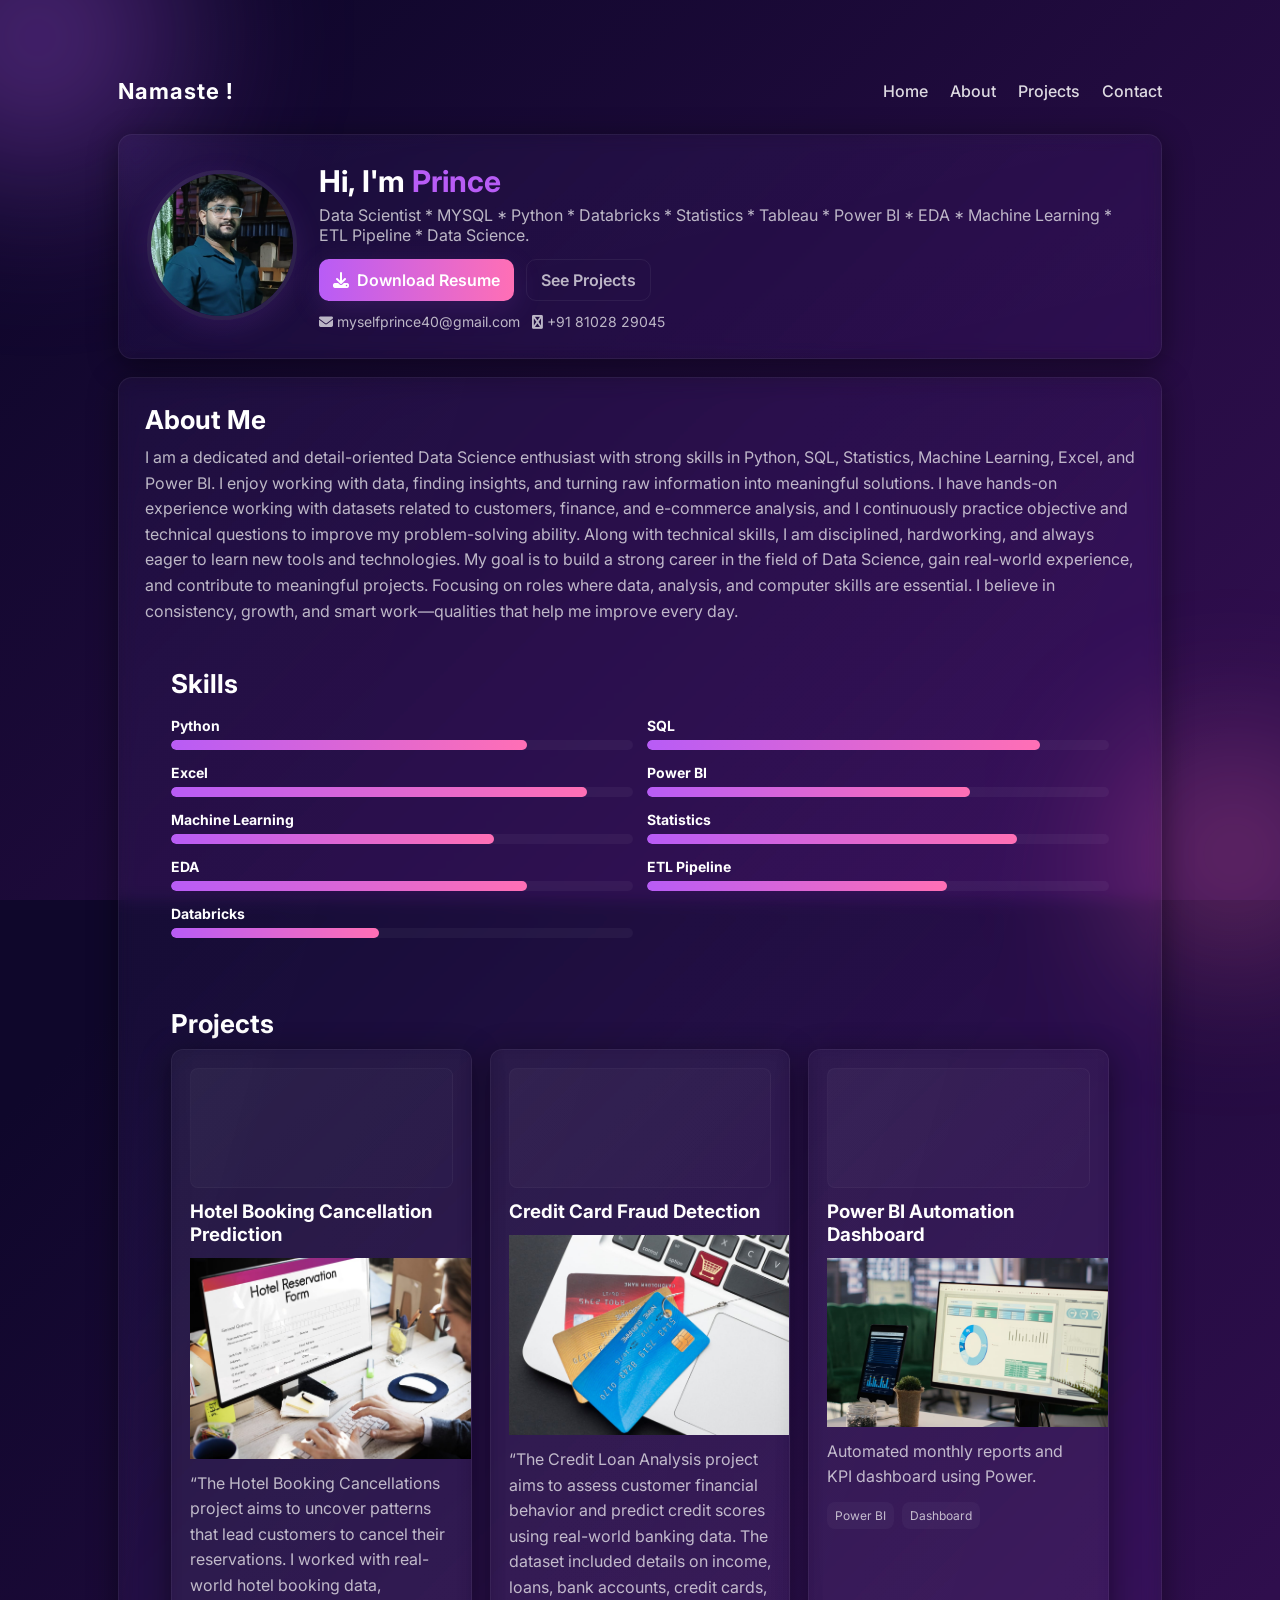
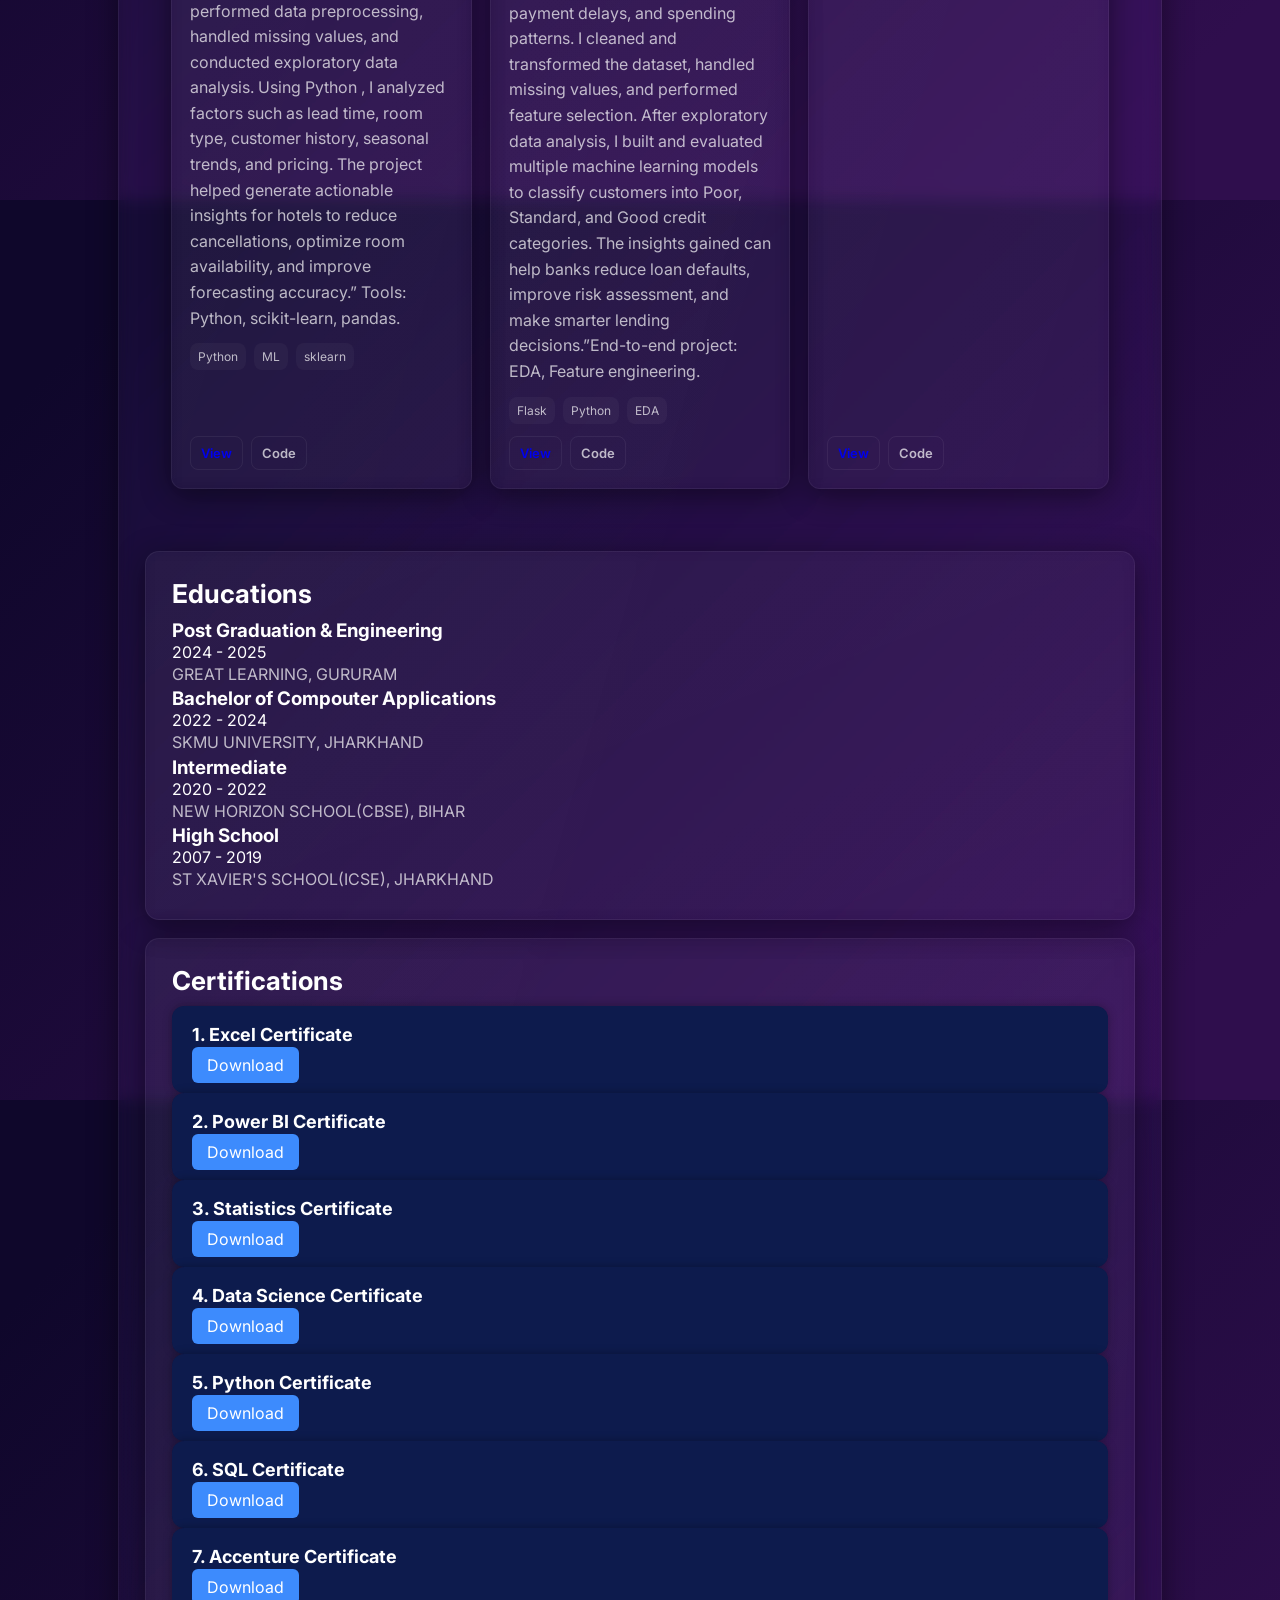
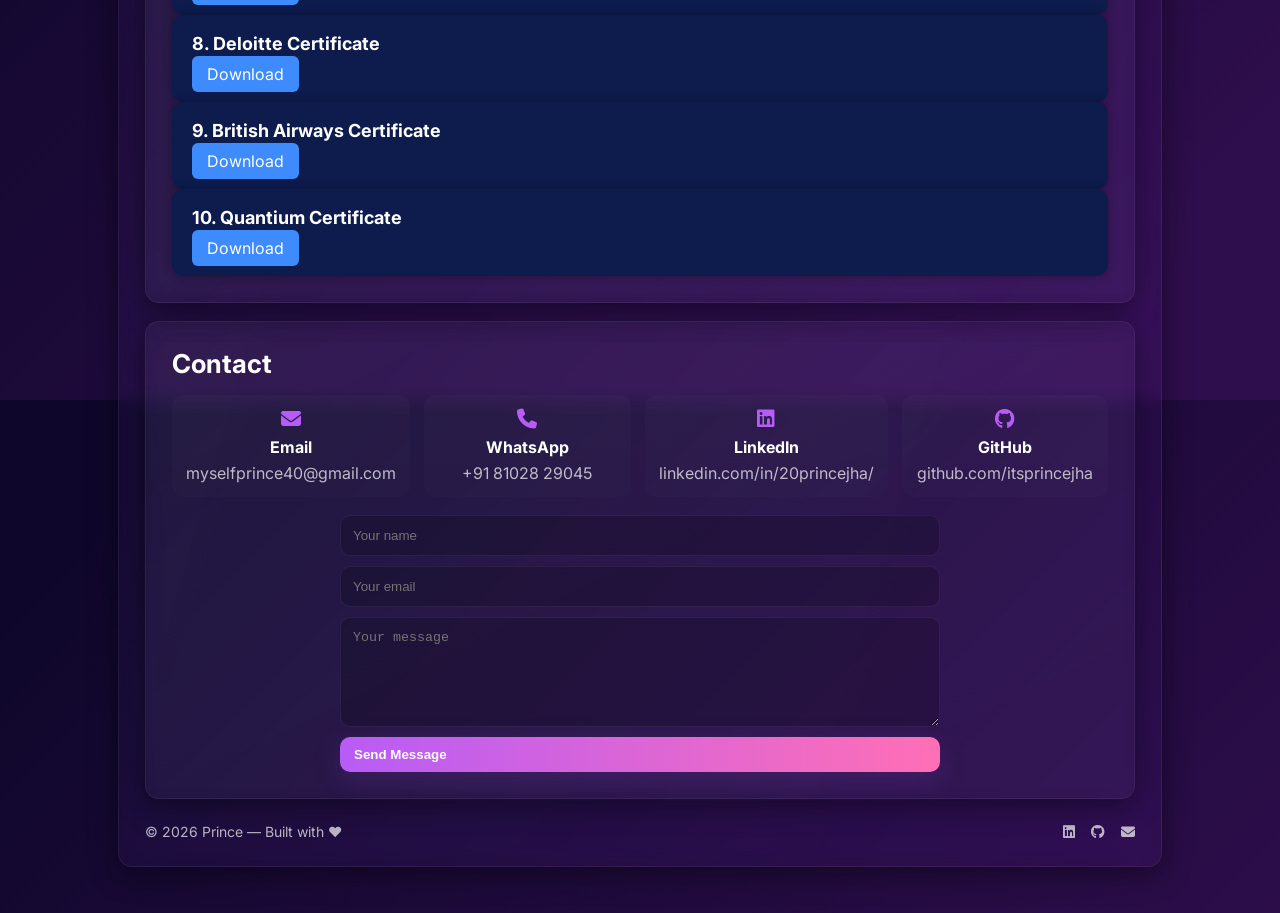
<file: index.html>
<!DOCTYPE html>
<html lang="en">
<head>
  <meta charset="utf-8" />
  <meta name="viewport" content="width=device-width,initial-scale=1" />
  <title>Prince's Analytics Hub</title>

  <!-- Google Font -->
  <link href="https://fonts.googleapis.com/css2?family=Inter:wght@300;400;600;700&display=swap" rel="stylesheet">

  <!-- Icons -->
  <link rel="stylesheet" href="https://cdnjs.cloudflare.com/ajax/libs/font-awesome/6.5.0/css/all.min.css"/>

  <!-- Custom CSS -->
  <link rel="stylesheet" href="style.css" />
</head>
<body>

  <!-- Background blobs -->
  <div class="bg-blob blob-1"></div>
  <div class="bg-blob blob-2"></div>

  <!-- Main container -->
  <div class="container">

    <!-- Header / Nav -->
    <header class="nav">
      <div class="brand">Namaste !</div>
      <nav>
        <a href="#home">Home</a>
        <a href="#about">About</a>
        <a href="#projects">Projects</a>
        <a href="#contact">Contact</a>
      </nav>
    </header>

    <!-- HERO -->
    <section id="home" class="hero glass">
      <div class="hero-left">
        <img src="images/profile.jpg" alt="Prince" class="avatar"/>
      </div>
      <div class="hero-right">
        <h1>Hi, I'm <span>Prince</span></h1>
        <p class="lead">Data Scientist * MYSQL * Python * Databricks * Statistics * Tableau * Power BI * EDA * Machine Learning * ETL Pipeline * Data Science.</p>
        <div class="cta-row">
          <a class="btn primary" href="resume.pdf" download><i class="fa fa-download"></i> Download Resume</a>
          <a class="btn ghost" href="#projects">See Projects</a>
        </div>

        <div class="contact-small">
          <a href="mailto:myselfprince40@gmail.com"><i class="fa fa-envelope"></i> myselfprince40@gmail.com</a>
          <a href="https://wa.me/8102829045" target="_blank"><i class="fa fa-whatsapp"></i> +91 81028 29045</a>
        </div>
      </div>
    </section>

    <!-- About -->
    <section id="about" class="section glass">
      <h2>About Me</h2>
      <p>
        I am a dedicated and detail-oriented Data Science enthusiast with strong skills in Python, SQL, Statistics, Machine Learning, Excel, and Power BI. I enjoy working with data, finding insights, and turning raw information into meaningful solutions. I have hands-on experience working with datasets related to customers, finance, and e-commerce analysis, and I continuously practice objective and technical questions to improve my problem-solving ability.
        Along with technical skills, I am disciplined, hardworking, and always eager to learn new tools and technologies. My goal is to build a strong career in the field of Data Science, gain real-world experience, and contribute to meaningful projects. Focusing on roles where data, analysis, and computer skills are essential.
        I believe in consistency, growth, and smart work—qualities that help me improve every day.
      </p>
      
      <section id="Skills" class="section">
      <h2 class="section-title">Skills</h2>
      <div class="skills">
        <div class="skill">
          <h4>Python</h4>
          <div class="bar"><div style="width:77%"></div></div>
        </div>
        <div class="skill">
          <h4>SQL</h4>
          <div class="bar"><div style="width:85%"></div></div>
        </div>
        <div class="skill">
          <h4>Excel</h4>
          <div class="bar"><div style="width:90%"></div></div>
        </div>
        <div class="skill">
          <h4>Power BI</h4>
          <div class="bar"><div style="width:70%"></div></div>
        </div>
        <div class="skill">
          <h4>Machine Learning</h4>
          <div class="bar"><div style="width:70%"></div></div>
        </div>
        <div class="skill">
          <h4>Statistics</h4>
          <div class="bar"><div style="width:80%"></div></div>
        </div>
        <div class="skill">
          <h4>EDA</h4>
          <div class="bar"><div style="width:77%"></div></div>
        </div>
        <div class="skill">
          <h4>ETL Pipeline</h4>
          <div class="bar"><div style="width:65%"></div></div>
        </div>
        <div class="skill">
          <h4>Databricks</h4>
          <div class="bar"><div style="width:45%"></div></div>
        </div>
      </div>
    </section>

    <!-- Projects -->
    <section id="projects" class="section">
      <h2 class="section-title">Projects</h2>

      <div class="projects-grid">
        <article class="project-card glass">
          <div class="project-media"></div>
          <h3>Hotel Booking Cancellation Prediction</h3>
          <img src="images/Hotel.jpg" alt="Hotel Booking Cancellation Prediction" width="300">
          <p>“The Hotel Booking Cancellations project aims to uncover patterns that lead customers to cancel their reservations. I worked with real-world hotel booking data, performed data preprocessing, handled missing values, and conducted exploratory data analysis. Using Python , I analyzed factors such as lead time, room type, customer history, seasonal trends, and pricing. The project helped generate actionable insights for hotels to reduce cancellations, optimize room availability, and improve forecasting accuracy.” Tools: Python, scikit-learn, pandas.</p>
          <div class="project-tags">
            <span>Python</span><span>ML</span><span>sklearn</span>
          </div>
          <div class="project-actions">
            <a class="btn small" href="#" target="_blank">View</a>
            <a class="btn small ghost" href="#" target="_blank">Code</a>
          </div>
        </article>

        <article class="project-card glass">
          <div class="project-media"></div>
          <h3>Credit Card Fraud Detection</h3>
          <img src="images/credit.jpg" alt="Credit Card Fraud Detection" width="300">
          <p>“The Credit Loan Analysis project aims to assess customer financial behavior and predict credit scores using real-world banking data. The dataset included details on income, loans, bank accounts, credit cards, payment delays, and spending patterns. I cleaned and transformed the dataset, handled missing values, and performed feature selection. After exploratory data analysis, I built and evaluated multiple machine learning models to classify customers into Poor, Standard, and Good credit categories. The insights gained can help banks reduce loan defaults, improve risk assessment, and make smarter lending decisions.”End-to-end project: EDA, Feature engineering.</p>
          <div class="project-tags">
            <span>Flask</span><span>Python</span><span>EDA</span>
          </div>
          <div class="project-actions">
            <a class="btn small" href="#" target="_blank">View</a>
            <a class="btn small ghost" href="#" target="_blank">Code</a>
          </div>
        </article>

        <article class="project-card glass">
          <div class="project-media"></div>
          <h3>Power BI Automation Dashboard</h3>
          <img src="images/Dash.jpg" alt="Power BI Automation Dashboard" width="300">
          <p>Automated monthly reports and KPI dashboard using Power.</p>
          <div class="project-tags">
            <span>Power BI</span><span>Dashboard</span>
          </div>
          <div class="project-actions">
            <a class="btn small" href="#" target="_blank">View</a>
            <a class="btn small ghost" href="#" target="_blank">Code</a>
          </div>
        </article>
      </div>
    </section>

    <!---EDUCATIONS-->
    <section id="education" class="section glass">
      <h2>Educations</h2>
      <div class="edu-card">
          <h3>Post Graduation & Engineering</h3>
          <span class="edu-duration">2024 - 2025</span>
          <p>GREAT LEARNING, GURURAM</p>
      </div>
      <div class="edu-card">
          <h3>Bachelor of Compouter Applications</h3>
          <span class="edu-duration">2022 - 2024</span>
          <p>SKMU UNIVERSITY, JHARKHAND</p>
      </div>
      <div class="edu-card">
          <h3>Intermediate </h3>
          <span class="edu-duration">2020 - 2022</span>
          <p>NEW HORIZON SCHOOL(CBSE), BIHAR</p>
      </div>
      <div class="edu-card">
          <h3>High School</h3>
          <span class="edu-duration">2007 - 2019</span>
          <p>ST XAVIER'S SCHOOL(ICSE), JHARKHAND</p>
      </div>
    </section>

    <!--Certifications  -->
   <section id="certifications" class="section glass">
    <h2>Certifications</h2>
    <div class="certificates-container">
                <div class="certificate-item">
            <h3>1. Excel Certificate</h3>
            <a href="certificates/Excel.pdf" download class="download-btn">Download</a>
        </div>

        <div class="certificate-item">
            <h3>2. Power BI Certificate</h3>
            <a href="certificates/PowerBi.pdf" download class="download-btn">Download</a>
        </div>

        <div class="certificate-item">
            <h3>3. Statistics Certificate</h3>
            <a href="certificates/Statistics.pdf" download class="download-btn">Download</a>
        </div>

        <div class="certificate-item">
            <h3>4. Data Science Certificate</h3>
            <a href="certificates/Datascience.pdf" download class="download-btn">Download</a>
        </div>

        <div class="certificate-item">
            <h3>5. Python Certificate</h3>
            <a href="certificates/python.pdf" download class="download-btn">Download</a>
        </div>

        <div class="certificate-item">
            <h3>6. SQL Certificate</h3>
            <a href="certificates/sql_basic certificate.pdf" download class="download-btn">Download</a>
        </div>

        <div class="certificate-item">
            <h3>7. Accenture Certificate</h3>
            <a href="certificates/Accenture.pdf" download class="download-btn">Download</a>
        </div>

        <div class="certificate-item">
            <h3>8. Deloitte Certificate</h3>
            <a href="certificates/Deloitte_completion_certificate.pdf" download class="download-btn">Download</a>
        </div>

        <div class="certificate-item">
            <h3>9. British Airways Certificate</h3>
            <a href="certificates/British_completion_certificate.pdf" download class="download-btn">Download</a>
        </div>

        <div class="certificate-item">
            <h3>10. Quantium Certificate</h3>
            <a href="certificates/Quantium_completion_certificate.pdf" download class="download-btn">Download</a>
        </div>


    </div>
</section>
      
    

    <!-- Contact -->
    <section id="contact" class="section glass">
      <h2>Contact</h2>

      <div class="contact-grid">
        <div class="contact-card">
          <i class="fa fa-envelope"></i>
          <h4>Email</h4>
          <a href="mailto:myselfprince40@gmail.com">myselfprince40@gmail.com</a>
        </div>

        <div class="contact-card">
          <i class="fa fa-phone"></i>
          <h4>WhatsApp</h4>
          <a href="https://wa.me/8102829045" target="_blank">+91 81028 29045</a>
        </div>

        <div class="contact-card">
          <i class="fa-brands fa-linkedin"></i>
          <h4>LinkedIn</h4>
          <a href="https://www.linkedin.com/in/20princejha/" target="_blank">linkedin.com/in/20princejha/</a>
        </div>

        <div class="contact-card">
          <i class="fa-brands fa-github"></i>
          <h4>GitHub</h4>
          <a href="https://github.com/itsprincejha" target="_blank">github.com/itsprincejha</a>
        </div>
      </div>

      <form class="contact-form" onsubmit="event.preventDefault(); alert('Message sent — replace this with real email handling');">
        <input required placeholder="Your name" />
        <input required type="email" placeholder="Your email" />
        <textarea required placeholder="Your message"></textarea>
        <button class="btn primary" type="submit">Send Message</button>
      </form>

    </section>

    <!-- Footer -->
    <footer class="footer">
      <div>© <span id="year"></span> Prince — Built with ❤</div>
      <div class="social">
        <a href="https://www.linkedin.com/in/20princejha/" target="_blank"><i class="fa-brands fa-linkedin"></i></a>
        <a href="https://github.com/itsprincejha" target="_blank"><i class="fa-brands fa-github"></i></a>
        <a href="mailto:myselfprince40@gmail.com"><i class="fa fa-envelope"></i></a>
      </div>
    </footer>
  </div>

  <script>
    // Insert current year
    document.getElementById('year').innerText = new Date().getFullYear();
  </script>
</body>
</html>
</file>
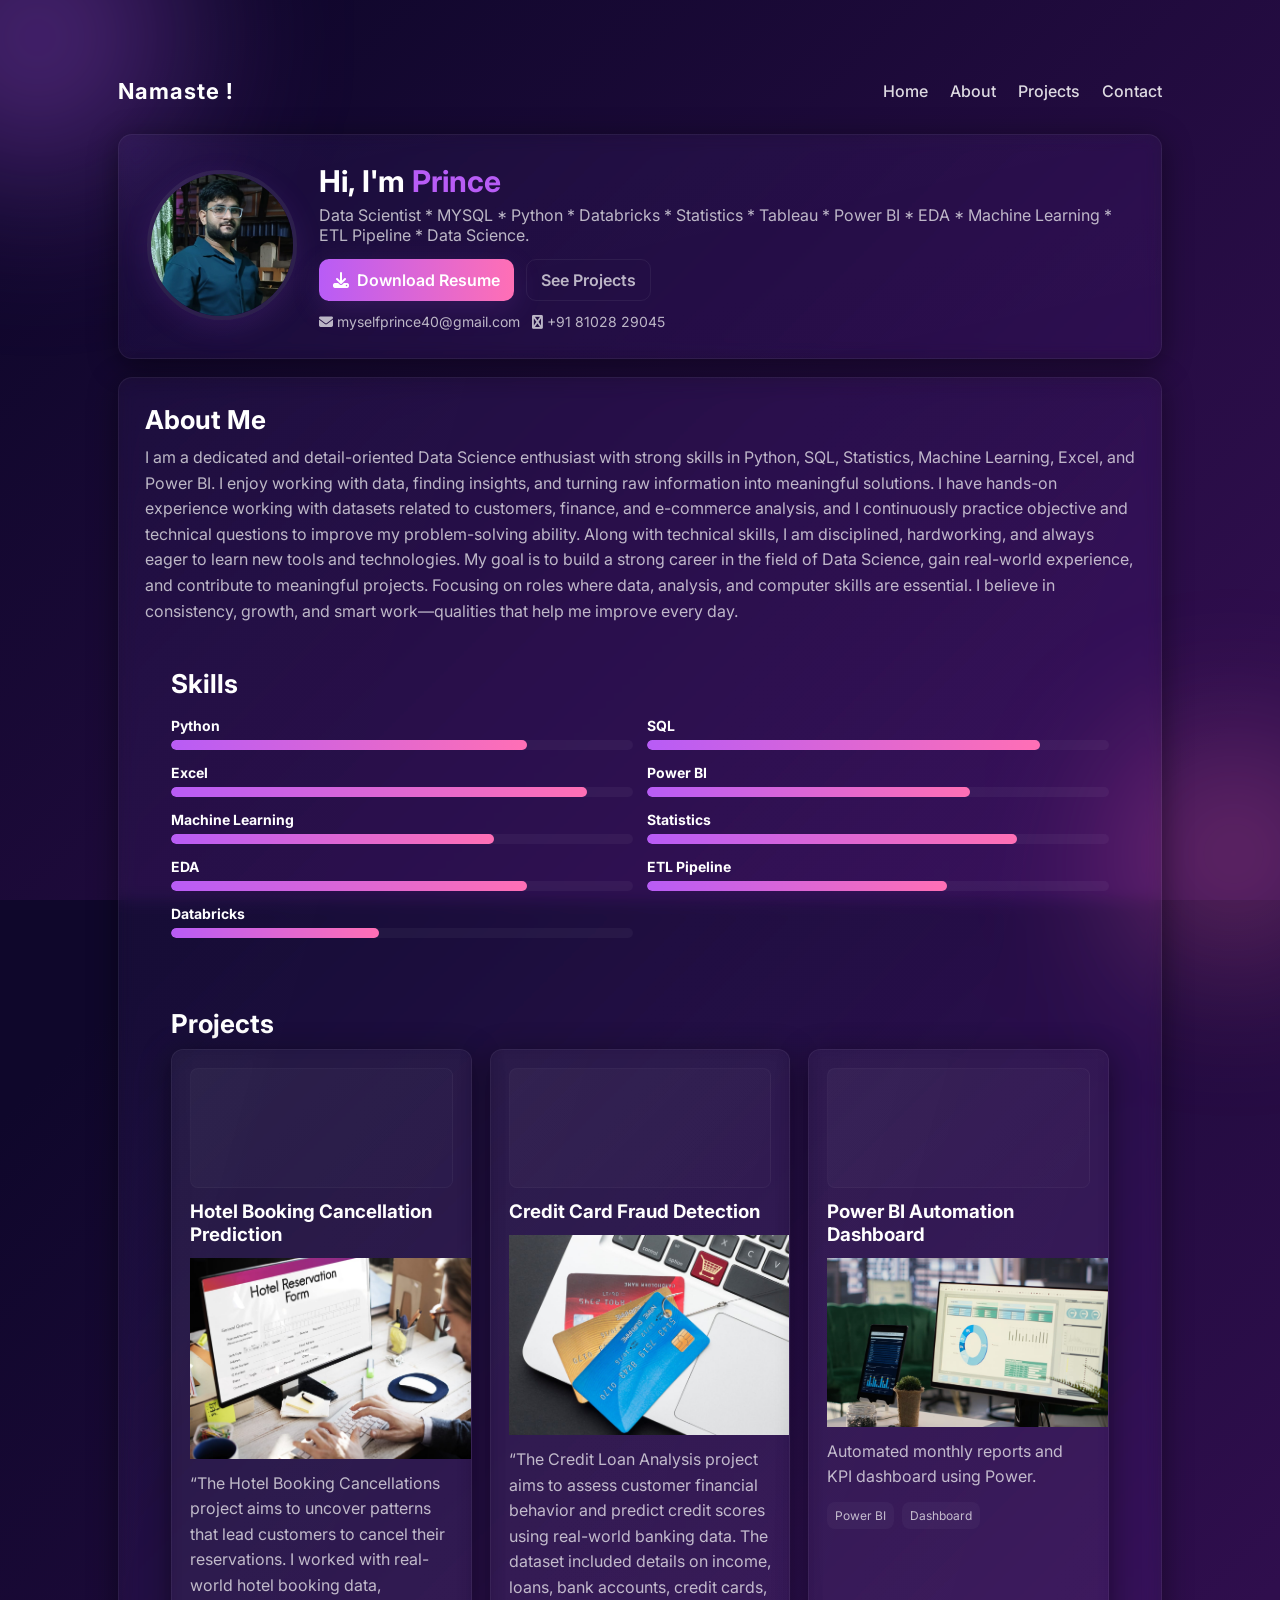
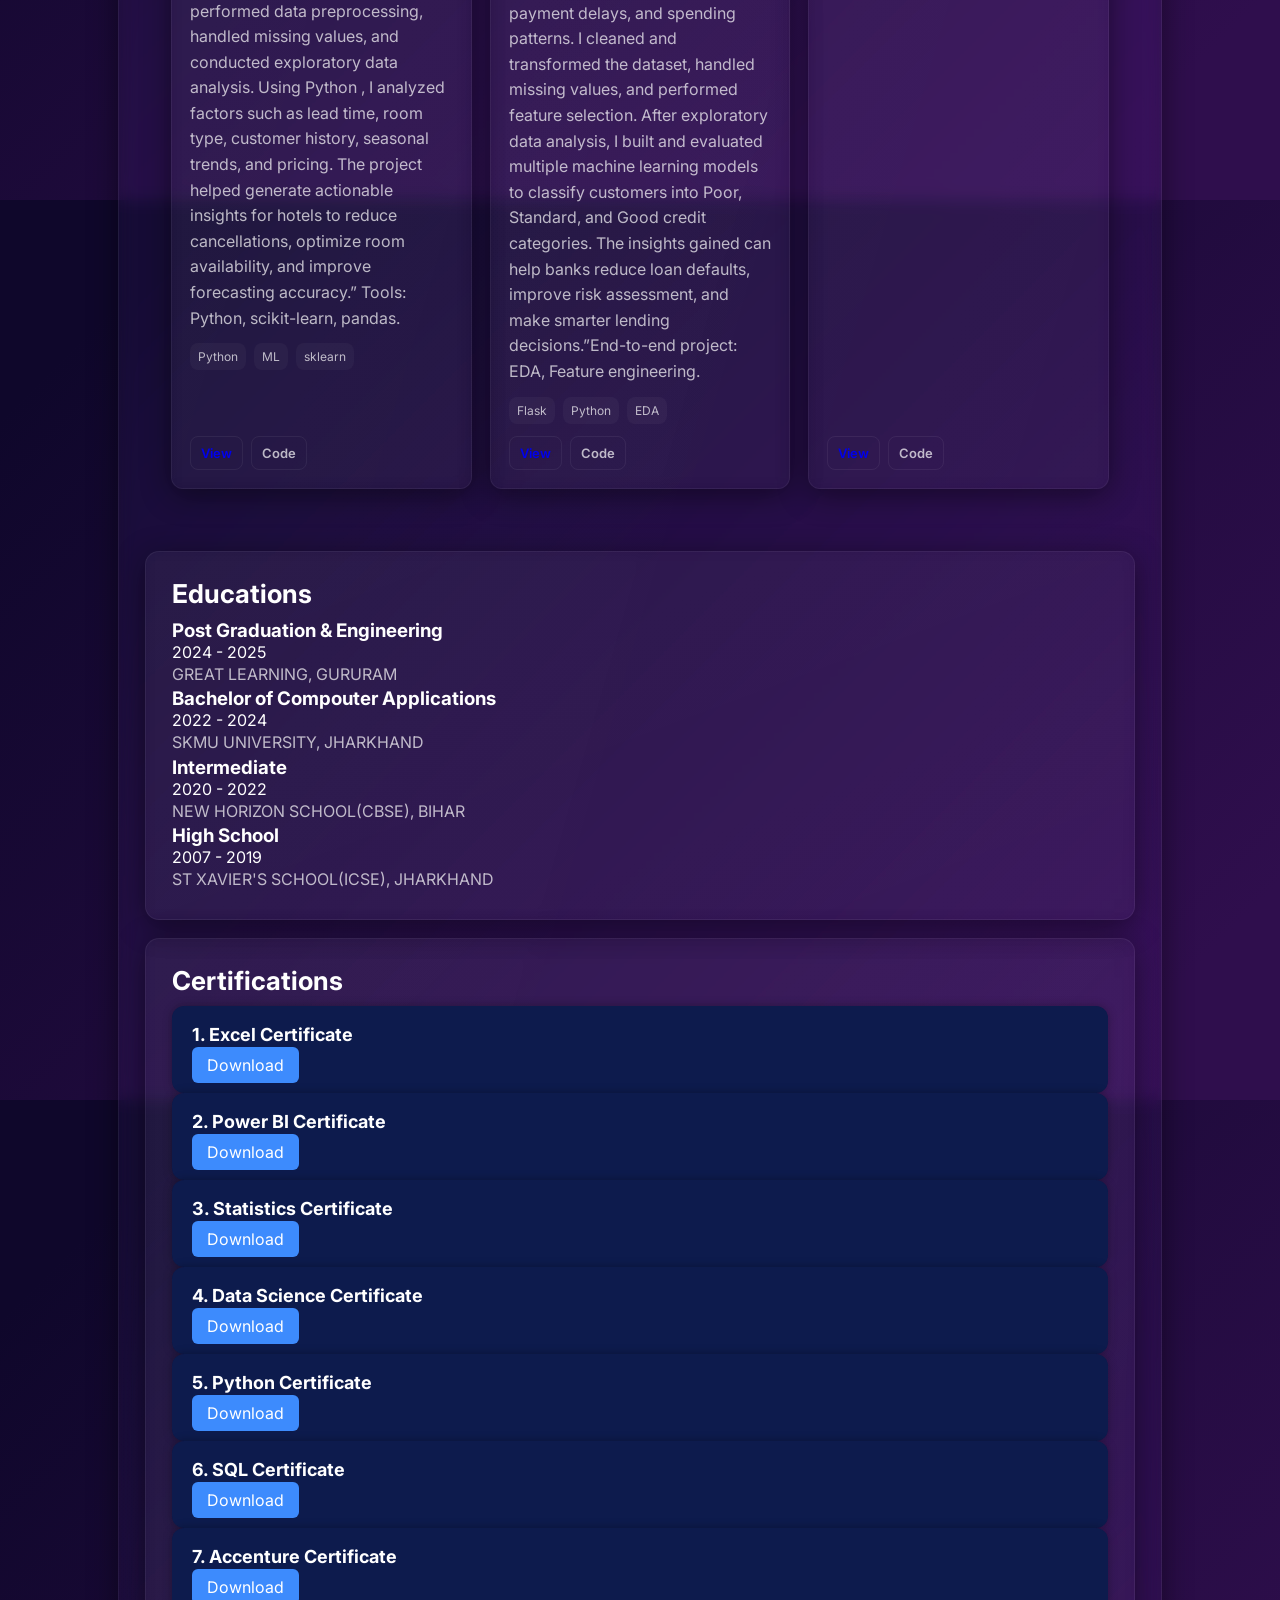
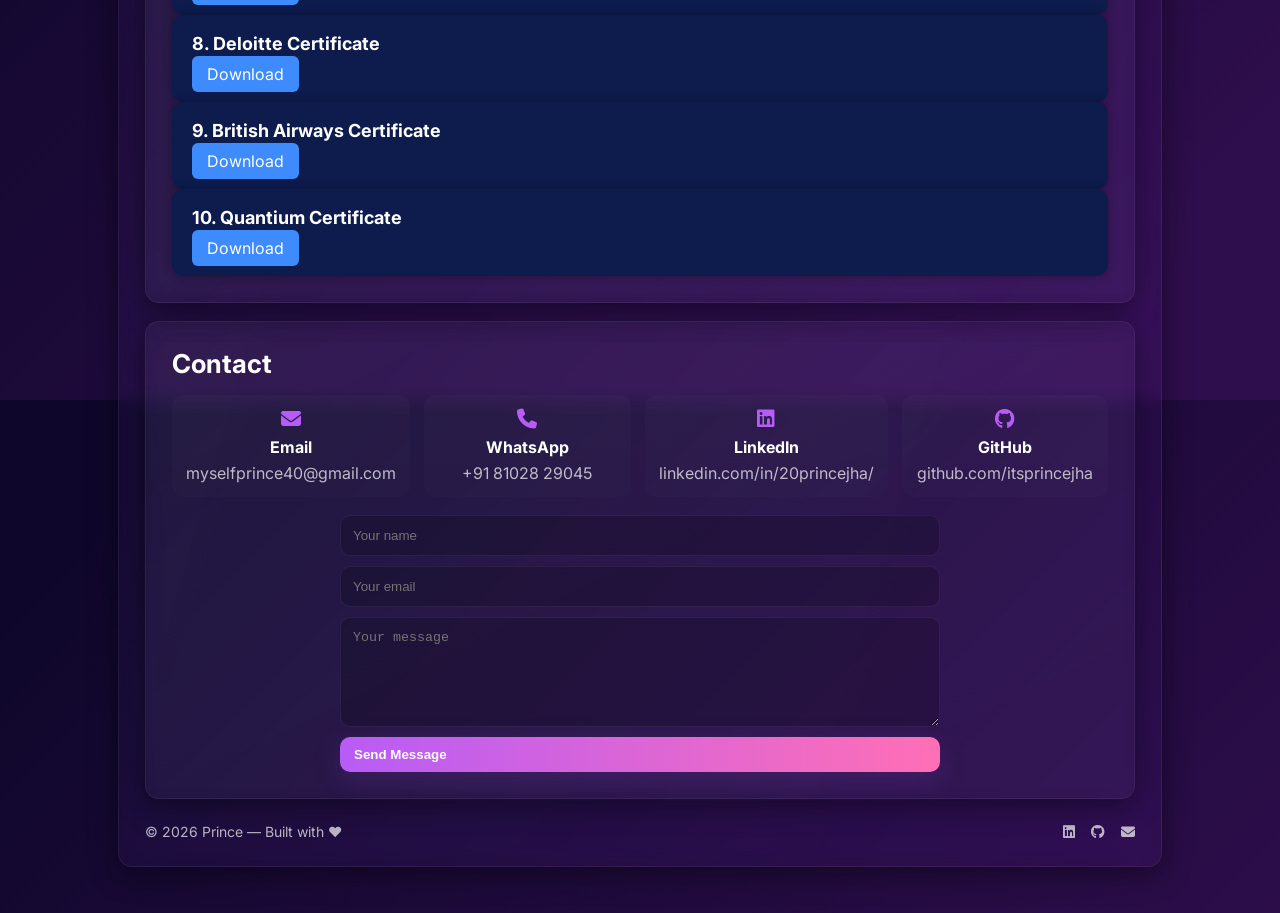
<file: index..html>
<!DOCTYPE html>
<html lang="en">
<head>
  <meta charset="utf-8" />
  <meta name="viewport" content="width=device-width,initial-scale=1" />
  <title>Namaste ! — Portfolio</title>

  <!-- Google Font -->
  <link href="https://fonts.googleapis.com/css2?family=Inter:wght@300;400;600;700&display=swap" rel="stylesheet">

  <!-- Icons -->
  <link rel="stylesheet" href="https://cdnjs.cloudflare.com/ajax/libs/font-awesome/6.5.0/css/all.min.css"/>

  <!-- Custom CSS -->
  <link rel="stylesheet" href="style.css" />
</head>
<body>

  <!-- Background blobs -->
  <div class="bg-blob blob-1"></div>
  <div class="bg-blob blob-2"></div>

  <!-- Main container -->
  <div class="container">

    <!-- Header / Nav -->
    <header class="nav">
      <div class="brand">Namaste !</div>
      <nav>
        <a href="#home">Home</a>
        <a href="#about">About</a>
        <a href="#projects">Projects</a>
        <a href="#contact">Contact</a>
      </nav>
    </header>

    <!-- HERO -->
    <section id="home" class="hero glass">
      <div class="hero-left">
        <img src="images/profile.jpg" alt="Prince" class="avatar"/>
      </div>
      <div class="hero-right">
        <h1>Hi, I'm <span>Prince</span></h1>
        <p class="lead">Data Scientist * MYSQL * Python * Databricks * Statistics * Tableau * Power BI * EDA * Machine Learning * ETL Pipeline * Data Science.</p>
        <div class="cta-row">
          <a class="btn primary" href="resume.pdf" download><i class="fa fa-download"></i> Download Resume</a>
          <a class="btn ghost" href="#projects">See Projects</a>
        </div>

        <div class="contact-small">
          <a href="mailto:myselfprince40@gmail.com"><i class="fa fa-envelope"></i> myselfprince40@gmail.com</a>
          <a href="https://wa.me/8102829045" target="_blank"><i class="fa fa-whatsapp"></i> +91 81028 29045</a>
        </div>
      </div>
    </section>

    <!-- About -->
    <section id="about" class="section glass">
      <h2>About Me</h2>
      <p>
        I am a dedicated and detail-oriented Data Science enthusiast with strong skills in Python, SQL, Statistics, Machine Learning, Excel, and Power BI. I enjoy working with data, finding insights, and turning raw information into meaningful solutions. I have hands-on experience working with datasets related to customers, finance, and e-commerce analysis, and I continuously practice objective and technical questions to improve my problem-solving ability.
        Along with technical skills, I am disciplined, hardworking, and always eager to learn new tools and technologies. My goal is to build a strong career in the field of Data Science, gain real-world experience, and contribute to meaningful projects. Focusing on roles where data, analysis, and computer skills are essential.
        I believe in consistency, growth, and smart work—qualities that help me improve every day.
      </p>
      
      <section id="Skills" class="section">
      <h2 class="section-title">Skills</h2>
      <div class="skills">
        <div class="skill">
          <h4>Python</h4>
          <div class="bar"><div style="width:77%"></div></div>
        </div>
        <div class="skill">
          <h4>SQL</h4>
          <div class="bar"><div style="width:85%"></div></div>
        </div>
        <div class="skill">
          <h4>Excel</h4>
          <div class="bar"><div style="width:90%"></div></div>
        </div>
        <div class="skill">
          <h4>Power BI</h4>
          <div class="bar"><div style="width:70%"></div></div>
        </div>
        <div class="skill">
          <h4>Machine Learning</h4>
          <div class="bar"><div style="width:70%"></div></div>
        </div>
        <div class="skill">
          <h4>Statistics</h4>
          <div class="bar"><div style="width:80%"></div></div>
        </div>
        <div class="skill">
          <h4>EDA</h4>
          <div class="bar"><div style="width:77%"></div></div>
        </div>
        <div class="skill">
          <h4>ETL Pipeline</h4>
          <div class="bar"><div style="width:65%"></div></div>
        </div>
        <div class="skill">
          <h4>Databricks</h4>
          <div class="bar"><div style="width:45%"></div></div>
        </div>
      </div>
    </section>

    <!-- Projects -->
    <section id="projects" class="section">
      <h2 class="section-title">Projects</h2>

      <div class="projects-grid">
        <article class="project-card glass">
          <div class="project-media"></div>
          <h3>Hotel Booking Cancellation Prediction</h3>
          <img src="images/Hotel.jpg" alt="Hotel Booking Cancellation Prediction" width="300">
          <p>“The Hotel Booking Cancellations project aims to uncover patterns that lead customers to cancel their reservations. I worked with real-world hotel booking data, performed data preprocessing, handled missing values, and conducted exploratory data analysis. Using Python , I analyzed factors such as lead time, room type, customer history, seasonal trends, and pricing. The project helped generate actionable insights for hotels to reduce cancellations, optimize room availability, and improve forecasting accuracy.” Tools: Python, scikit-learn, pandas.</p>
          <div class="project-tags">
            <span>Python</span><span>ML</span><span>sklearn</span>
          </div>
          <div class="project-actions">
            <a class="btn small" href="#" target="_blank">View</a>
            <a class="btn small ghost" href="#" target="_blank">Code</a>
          </div>
        </article>

        <article class="project-card glass">
          <div class="project-media"></div>
          <h3>Credit Card Fraud Detection</h3>
          <img src="images/credit.jpg" alt="Credit Card Fraud Detection" width="300">
          <p>“The Credit Loan Analysis project aims to assess customer financial behavior and predict credit scores using real-world banking data. The dataset included details on income, loans, bank accounts, credit cards, payment delays, and spending patterns. I cleaned and transformed the dataset, handled missing values, and performed feature selection. After exploratory data analysis, I built and evaluated multiple machine learning models to classify customers into Poor, Standard, and Good credit categories. The insights gained can help banks reduce loan defaults, improve risk assessment, and make smarter lending decisions.”End-to-end project: EDA, Feature engineering.</p>
          <div class="project-tags">
            <span>Flask</span><span>Python</span><span>EDA</span>
          </div>
          <div class="project-actions">
            <a class="btn small" href="#" target="_blank">View</a>
            <a class="btn small ghost" href="#" target="_blank">Code</a>
          </div>
        </article>

        <article class="project-card glass">
          <div class="project-media"></div>
          <h3>Power BI Automation Dashboard</h3>
          <img src="images/Dash.jpg" alt="Power BI Automation Dashboard" width="300">
          <p>Automated monthly reports and KPI dashboard using Power.</p>
          <div class="project-tags">
            <span>Power BI</span><span>Dashboard</span>
          </div>
          <div class="project-actions">
            <a class="btn small" href="#" target="_blank">View</a>
            <a class="btn small ghost" href="#" target="_blank">Code</a>
          </div>
        </article>
      </div>
    </section>

    <!---EDUCATIONS-->
    <section id="education" class="section glass">
      <h2>Educations</h2>
      <div class="edu-card">
          <h3>Post Graduation & Engineering</h3>
          <span class="edu-duration">2024 - 2025</span>
          <p>GREAT LEARNING, GURURAM</p>
      </div>
      <div class="edu-card">
          <h3>Bachelor of Compouter Applications</h3>
          <span class="edu-duration">2022 - 2024</span>
          <p>SKMU UNIVERSITY, JHARKHAND</p>
      </div>
      <div class="edu-card">
          <h3>Intermediate </h3>
          <span class="edu-duration">2020 - 2022</span>
          <p>NEW HORIZON SCHOOL(CBSE), BIHAR</p>
      </div>
      <div class="edu-card">
          <h3>High School</h3>
          <span class="edu-duration">2007 - 2019</span>
          <p>ST XAVIER'S SCHOOL(ICSE), JHARKHAND</p>
      </div>
    </section>

    <!--Certifications  -->
   <section id="certifications" class="section glass">
    <h2>Certifications</h2>
    <div class="certificates-container">
                <div class="certificate-item">
            <h3>1. Excel Certificate</h3>
            <a href="certificates/Excel.pdf" download class="download-btn">Download</a>
        </div>

        <div class="certificate-item">
            <h3>2. Power BI Certificate</h3>
            <a href="certificates/PowerBi.pdf" download class="download-btn">Download</a>
        </div>

        <div class="certificate-item">
            <h3>3. Statistics Certificate</h3>
            <a href="certificates/Statistics.pdf" download class="download-btn">Download</a>
        </div>

        <div class="certificate-item">
            <h3>4. Data Science Certificate</h3>
            <a href="certificates/Datascience.pdf" download class="download-btn">Download</a>
        </div>

        <div class="certificate-item">
            <h3>5. Python Certificate</h3>
            <a href="certificates/python.pdf" download class="download-btn">Download</a>
        </div>

        <div class="certificate-item">
            <h3>6. SQL Certificate</h3>
            <a href="certificates/sql_basic certificate.pdf" download class="download-btn">Download</a>
        </div>

        <div class="certificate-item">
            <h3>7. Accenture Certificate</h3>
            <a href="certificates/Accenture.pdf" download class="download-btn">Download</a>
        </div>

        <div class="certificate-item">
            <h3>8. Deloitte Certificate</h3>
            <a href="certificates/Deloitte_completion_certificate.pdf" download class="download-btn">Download</a>
        </div>

        <div class="certificate-item">
            <h3>9. British Airways Certificate</h3>
            <a href="certificates/British_completion_certificate.pdf" download class="download-btn">Download</a>
        </div>

        <div class="certificate-item">
            <h3>10. Quantium Certificate</h3>
            <a href="certificates/Quantium_completion_certificate.pdf" download class="download-btn">Download</a>
        </div>


    </div>
</section>
      
    

    <!-- Contact -->
    <section id="contact" class="section glass">
      <h2>Contact</h2>

      <div class="contact-grid">
        <div class="contact-card">
          <i class="fa fa-envelope"></i>
          <h4>Email</h4>
          <a href="mailto:myselfprince40@gmail.com">myselfprince40@gmail.com</a>
        </div>

        <div class="contact-card">
          <i class="fa fa-phone"></i>
          <h4>WhatsApp</h4>
          <a href="https://wa.me/8102829045" target="_blank">+91 81028 29045</a>
        </div>

        <div class="contact-card">
          <i class="fa-brands fa-linkedin"></i>
          <h4>LinkedIn</h4>
          <a href="https://www.linkedin.com/in/20princejha/" target="_blank">linkedin.com/in/20princejha/</a>
        </div>

        <div class="contact-card">
          <i class="fa-brands fa-github"></i>
          <h4>GitHub</h4>
          <a href="https://github.com/itsprincejha" target="_blank">github.com/itsprincejha</a>
        </div>
      </div>

      <form class="contact-form" onsubmit="event.preventDefault(); alert('Message sent — replace this with real email handling');">
        <input required placeholder="Your name" />
        <input required type="email" placeholder="Your email" />
        <textarea required placeholder="Your message"></textarea>
        <button class="btn primary" type="submit">Send Message</button>
      </form>

    </section>

    <!-- Footer -->
    <footer class="footer">
      <div>© <span id="year"></span> Prince — Built with ❤</div>
      <div class="social">
        <a href="https://www.linkedin.com/in/20princejha/" target="_blank"><i class="fa-brands fa-linkedin"></i></a>
        <a href="https://github.com/itsprincejha" target="_blank"><i class="fa-brands fa-github"></i></a>
        <a href="mailto:myselfprince40@gmail.com"><i class="fa fa-envelope"></i></a>
      </div>
    </footer>
  </div>

  <script>
    // Insert current year
    document.getElementById('year').innerText = new Date().getFullYear();
  </script>
</body>
</html>
</file>
<file: style.css>
/* ====== Glassmorphism Purple/Pink Theme ====== */
/* Replace fonts or tweak colors as needed */

:root{
  --bg1: #0f072b;
  --bg2: #2f0e4d;
  --glass: rgba(255,255,255,0.06);
  --glass-strong: rgba(255,255,255,0.08);
  --accent1: #b85cf6;
  --accent2: #ff6fb5;
  --muted: rgba(255,255,255,0.7);
  --card-radius: 14px;
}

*{box-sizing:border-box;margin:0;padding:0}
html,body{height:100%}
body{
  font-family: 'Inter', system-ui, -apple-system, 'Segoe UI', Roboto, 'Helvetica Neue', Arial;
  background: linear-gradient(135deg,var(--bg1) 10%, var(--bg2) 90%);
  color: white;
  -webkit-font-smoothing:antialiased;
  -moz-osx-font-smoothing:grayscale;
  overflow-y:auto;
  padding-bottom:40px;
}

/* background blobs */
.bg-blob{
  position:fixed;
  filter: blur(80px);
  opacity:0.55;
  z-index:0;
}
.blob-1{
  width:520px;height:520px;
  background: radial-gradient(circle at 30% 30%, var(--accent1), transparent 40%);
  top:-120px;left:-120px;
}
.blob-2{
  width:420px;height:420px;
  background: radial-gradient(circle at 70% 70%, var(--accent2), transparent 35%);
  bottom:-80px;right:-80px;
}

/* main container */
.container{
  position:relative;
  max-width:1100px;
  margin:40px auto;
  padding:28px;
  z-index:1;
}

/* NAV */
.nav{
  display:flex;
  justify-content:space-between;
  align-items:center;
  gap:20px;
  padding:10px 0 30px 0;
}
.brand{
  font-weight:700;
  letter-spacing:1px;
  font-size:22px;
  color: white;
}
.nav nav a{
  color: rgba(255,255,255,0.85);
  text-decoration:none;
  margin-left:18px;
  transition: all .2s ease;
  font-weight:500;
}
.nav nav a:hover{transform:translateY(-3px); color: #fff}

/* GLASS card base */
.glass{
  background: linear-gradient( to right bottom, rgba(255,255,255,0.03), rgba(255,255,255,0.02) );
  border: 1px solid rgba(255,255,255,0.06);
  backdrop-filter: blur(8px) saturate(120%);
  border-radius: var(--card-radius);
  padding:22px;
  box-shadow: 0 6px 30px rgba(0,0,0,0.45);
  margin-bottom:18px;
}

/* HERO */
.hero{
  display:flex;
  gap:22px;
  align-items:center;
  padding:28px;
  overflow:hidden;
}
.avatar{
  width:150px;height:150px;border-radius:50%;object-fit:cover;
  border:4px solid rgba(255,255,255,0.08);
  box-shadow: 0 8px 30px rgba(184,92,246,0.12), inset 0 -6px 18px rgba(0,0,0,0.25);
}
.hero-right h1{font-size:30px;margin-bottom:6px}
.hero-right h1 span{color:linear-gradient(90deg,var(--accent1),var(--accent2)); color:var(--accent1)}
.lead{color:var(--muted); margin-bottom:14px}

/* Buttons */
.btn{
  display:inline-flex;
  align-items:center;
  gap:8px;
  padding:10px 14px;
  border-radius:10px;
  text-decoration:none;
  font-weight:600;
  border:1px solid rgba(255,255,255,0.06);
  cursor:pointer;
}
.btn.primary{
  background: linear-gradient(90deg,var(--accent1),var(--accent2));
  color:#fff;
  box-shadow: 0 8px 30px rgba(184,92,246,0.14);
  border:none;
}
.btn.ghost{
  background: transparent;
  color:var(--muted);
  border:1px solid rgba(255,255,255,0.06);
}

/* CTA & small contact */
.cta-row{display:flex;gap:12px;margin-top:12px}
.contact-small{margin-top:12px;display:flex;gap:12px;flex-wrap:wrap}
.contact-small a{color:var(--muted);font-size:14px;text-decoration:none}

/* Section */
.section{margin-top:18px;padding:26px}
.section h2{font-size:26px;margin-bottom:10px}
.section p{color:var(--muted);line-height:1.6}

/* Skills */
.skills{display:grid;grid-template-columns:repeat(2,1fr);gap:14px;margin-top:18px}
.skill h4{font-size:14px;margin-bottom:6px}
.bar{background:rgba(255,255,255,0.04);height:10px;border-radius:8px;overflow:hidden}
.bar > div{height:100%;background:linear-gradient(90deg,var(--accent1),var(--accent2));border-radius:8px}

/* Projects grid */



.section-title{font-size:28px;margin-bottom:16px}
.projects-grid{display:grid;grid-template-columns:repeat(3,1fr);gap:18px}
.project-card{
  padding:18px;border-radius:12px;display:flex;flex-direction:column;gap:12px;
  transition:transform .25s ease, box-shadow .25s ease;
  position:relative; overflow:hidden;
}
.project-card:hover{transform:translateY(-8px);box-shadow:0 18px 45px rgba(168,85,210,0.12)}
.project-media{
  height:120px;border-radius:8px;background:linear-gradient(135deg, rgba(255,255,255,0.03), rgba(255,255,255,0.01));
  border:1px solid rgba(255,255,255,0.03);
}


/* Certfications grid */
.certifications {
    padding: 40px;
    color: white;
}

.certificate-container {
    display: grid;
    grid-template-columns: repeat(auto-fit, minmax(280px, 1fr));
    gap: 20px;
    margin-top: 20px;
}

.certificate-item {
    background: #0d1b4d;
    padding: 18px 20px;
    border-radius: 12px;
    box-shadow: 0 0 10px rgba(0,0,0,0.3);
}

.certificate-item h3 {
    margin: 0 0 10px 0;
    font-size: 18px;
}

.download-btn {
    padding: 8px 15px;
    background: #3d8bfd;
    color: white;
    text-decoration: none;
    border-radius: 6px;
    display: inline-block;
}


/* tags and actions */
.project-tags{display:flex;gap:8px;flex-wrap:wrap}
.project-tags span{background:rgba(255,255,255,0.03);padding:6px 8px;border-radius:8px;font-size:12px;color:var(--muted)}
.project-actions{display:flex;gap:8px;margin-top:auto}
.btn.small{padding:8px 10px;font-size:13px;border-radius:8px}

/* Contact Grid */
.contact-grid{display:grid;grid-template-columns:repeat(4,1fr);gap:14px;margin-top:16px}
.contact-card{background:linear-gradient(180deg, rgba(255,255,255,0.02), rgba(255,255,255,0.01)); padding:14px;border-radius:12px;text-align:center}
.contact-card i{font-size:20px;color:var(--accent1);display:block;margin-bottom:8px}
.contact-card h4{margin-bottom:6px}
.contact-card a{color:var(--muted);text-decoration:none}

/* Contact form */
.contact-form{max-width:600px;margin:18px auto 0 auto;display:flex;flex-direction:column;gap:10px}
.contact-form input, .contact-form textarea{
  padding:12px;border-radius:10px;border:1px solid rgba(255,255,255,0.06);background:rgba(0,0,0,0.18);color:#fff;
}
.contact-form textarea{min-height:110px;resize:vertical}

/* Footer */
.footer{display:flex;justify-content:space-between;align-items:center;margin-top:24px;color:var(--muted);font-size:14px}
.footer .social a{color:var(--muted);margin-left:12px;text-decoration:none}

/* Responsive */
@media (max-width:980px){
  .projects-grid{grid-template-columns:repeat(2,1fr)}
  .contact-grid{grid-template-columns:repeat(2,1fr)}
  .skills{grid-template-columns:1fr}
  .hero{flex-direction:column;align-items:center;text-align:center}
}
@media (max-width:640px){
  .projects-grid{grid-template-columns:1fr}
  .contact-grid{grid-template-columns:1fr}
  .nav nav a{display:none}
  .container{padding:14px}
  .hero-right h1{font-size:22px}
}
</file>
